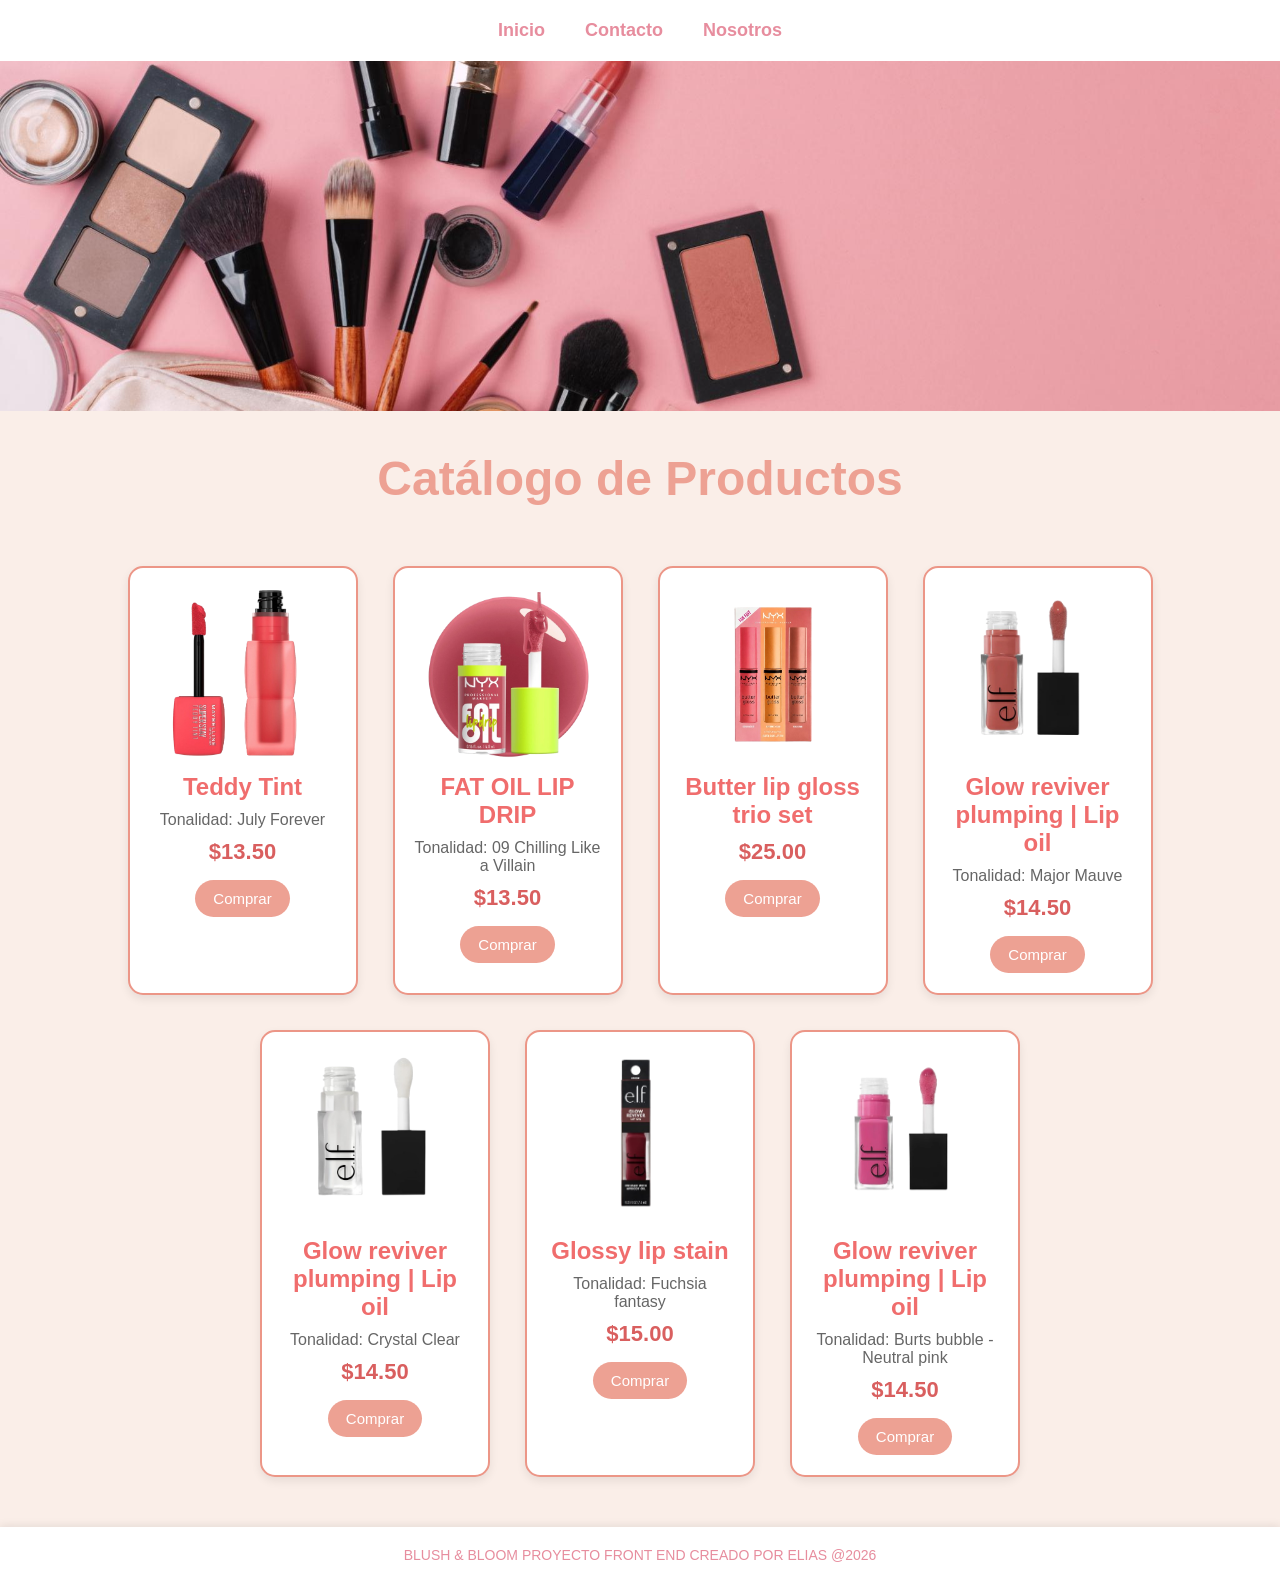
<file: Makeup_beauty/Productos/index.html>
<!DOCTYPE html>
<html lang="es">

<head>
    <meta charset="UTF-8">
    <meta name="viewport" content="width=device-width, initial-scale=1.0">
    <title>Productos</title>
    <link rel="stylesheet" href="../Productos/style.css">
</head>

<body>

    <nav>
        <a href="../Inicio.html">Inicio</a>
        <a href="../contacto.html">Contacto</a>
        <a href="../Nosotros/acerca de nosotros.html">Nosotros</a>
    </nav>

    <div class="banner" id="banner">
        <img src="../Imagenes/banner1.jpg" alt="Banner">
    </div>

    <h1>Catálogo de Productos</h1>

    <div class="contenedor-productos">

        <div class="producto">
            <img src="../Imagenes/imagen1.png" alt="Labial">
            <h3>Teddy Tint</h3>
            <p>Tonalidad: July Forever</p>
            <div class="precio">$13.50</div>
            <a href="Visibilidadproductos/porducto2.html">
            <button>Comprar</button>
            </a>
        </div>

        <div class="producto">
            <img src="../Imagenes/imagen2.png" alt="Labial">
            <h3>FAT OIL LIP DRIP</h3>
            <p>Tonalidad: 09 Chilling Like a Villain</p>
            <div class="precio">$13.50</div>
            <a href="Visibilidadproductos/producto3.html">
            <button>Comprar</button>
            </a>
        </div>

        <div class="producto">
            <img src="../Imagenes/imagen3.png" alt="Labial">
            <h3>Butter lip gloss trio set</h3>
            <p></p>
            <div class="precio">$25.00</div>
            <a href="Visibilidadproductos/producto4.html">
            <button>Comprar</button>
            </a>
        </div>

        <div class="producto">
            <img src="../Imagenes/imagen7.png" alt="Labial">
            <h3>Glow reviver plumping | Lip oil</h3>
            <p>Tonalidad: Major Mauve </p>
            <div class="precio">$14.50</div>
            <a href="Visibilidadproductos/producto5.html">
            <button>Comprar</button>
            </a>
        </div>

        <div class="producto">
            <img src="../Imagenes/imagen6.png" alt="Labial">
            <h3>Glow reviver plumping | Lip oil</h3>
            <p>Tonalidad: Crystal Clear</p>
            <div class="precio">$14.50</div>
            <a href="Visibilidadproductos/producto6.html">
            <button>Comprar</button>
            </a>
        </div>

        <!-- Segunda fila -->

        <div class="producto">
            <img src="../Imagenes/imagen5.png" alt="Labial">
            <h3>Glossy lip stain</h3>
            <p>Tonalidad: Fuchsia fantasy</p>
            <div class="precio">$15.00</div>
            <a href="Visibilidadproductos/producto7.html">
            <button>Comprar</button>
            </a>
        </div>

        <div class="producto">
            <img src="../Imagenes/imagen9.png" alt="Labial">
            <h3>Glow reviver plumping | Lip oil</h3>
            <p>Tonalidad: Burts bubble - Neutral pink</p>
            <div class="precio">$14.50</div>
            <a href="Visibilidadproductos/producto.html">
            <button>Comprar</button>
            </a>
        </div>

    </div>
    <script src="script.js"></script>
        <footer>BLUSH & BLOOM PROYECTO FRONT END CREADO POR ELIAS @2026 </footer>
</body>

</html>
</file>
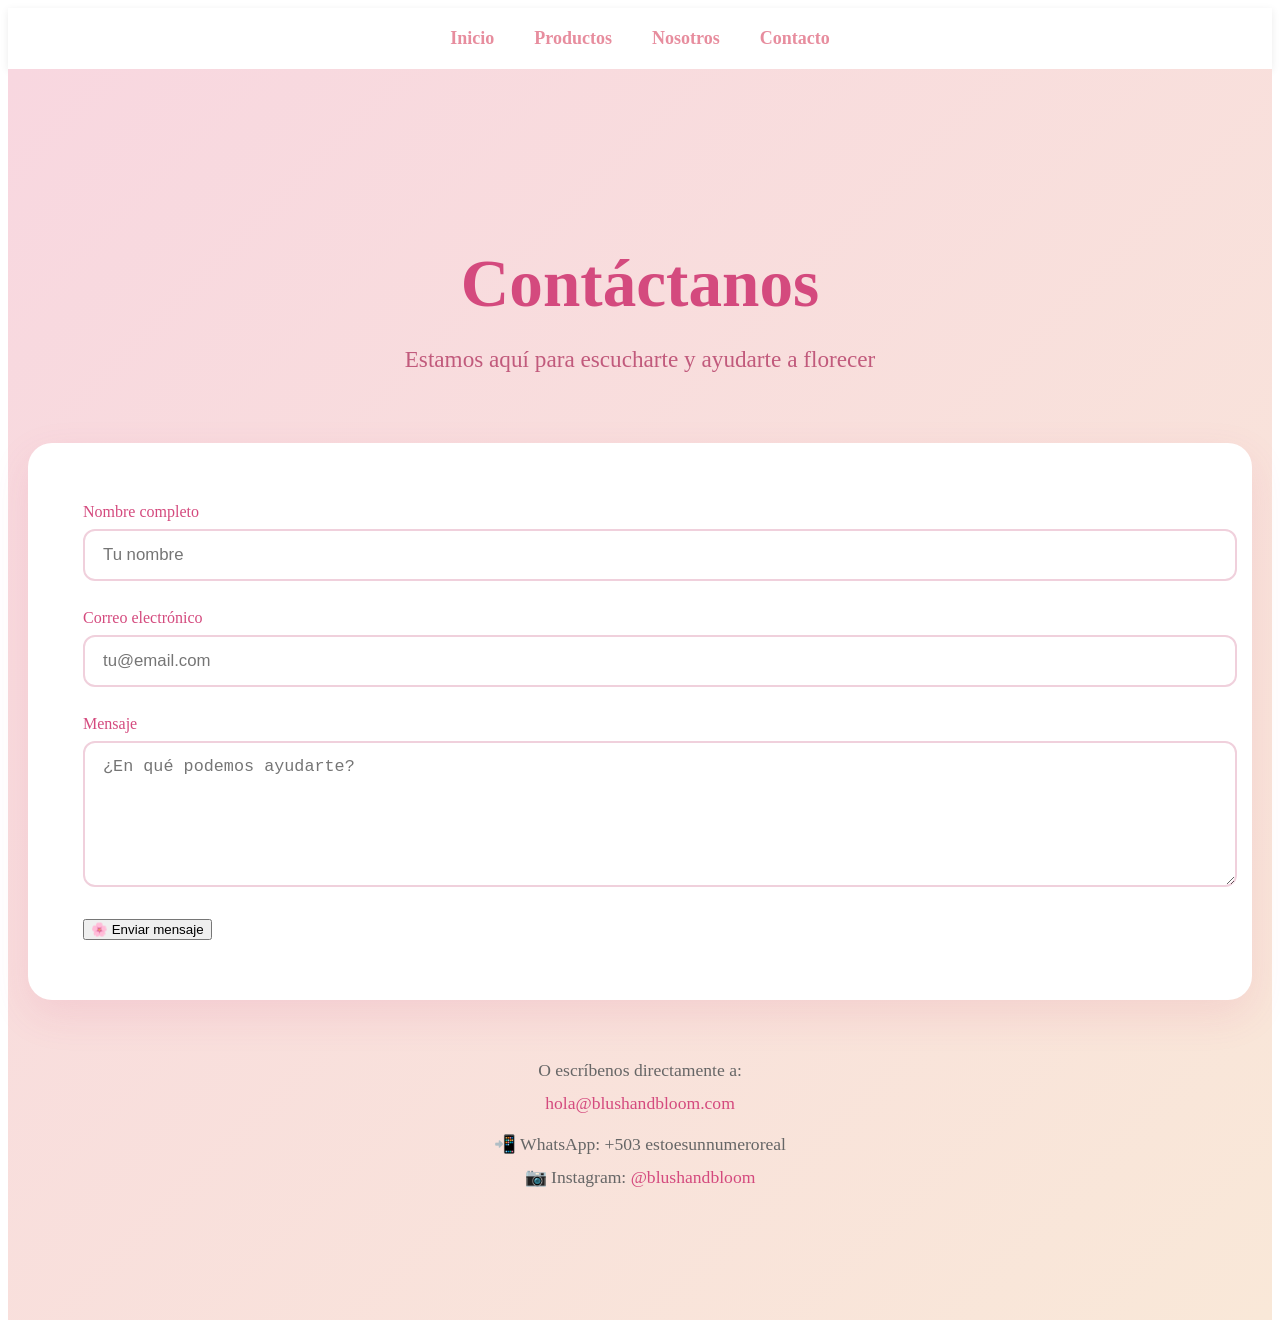
<file: Makeup_beauty/contacto.html>
<!DOCTYPE html>
<html lang="es">
<head>
    <meta charset="UTF-8">
    <meta name="viewport" content="width=device-width, initial-scale=1.0">
    <title>Contactanos</title>

    <style>
        .contact-section {
        background: linear-gradient(135deg, #f8d7e0 0%, #f9e8d8 100%);
        padding: 120px 20px;
        text-align: center;
}

.contact-section .title {
  font-family: 'Playfair Display', serif;
  font-size: 4.2rem;
  color: #d44a7e;
  margin-bottom: 12px;
}

.contact-section .subtitle {
  font-size: 1.45rem;
  color: #c15a7c;
  margin-bottom: 70px;
  font-weight: 300;
}

.contact-section .content-box {
  background: white;
  border-radius: 24px;
  padding: 60px 55px;
  box-shadow: 0 15px 40px rgba(212, 74, 126, 0.12);
  margin-bottom: 60px;
  text-align: left;
}

/* Form Styles */
.form-group {
  margin-bottom: 28px;
}

.form-group label {
  display: block;
  margin-bottom: 8px;
  color: #d44a7e;
  font-weight: 500;
}

.form-group input,
.form-group textarea {
  width: 100%;
  padding: 14px 18px;
  border: 2px solid #f0d0dc;
  border-radius: 12px;
  font-size: 1.05rem;
  transition: all 0.3s ease;
}

.form-group input:focus,
.form-group textarea:focus {
  outline: none;
  border-color: #d44a7e;
  box-shadow: 0 0 0 4px rgba(212, 74, 126, 0.1);
}

.contact-info {
  color: #666;
  font-size: 1.1rem;
}


nav {
    display: flex;
    justify-content: center;
    gap: 40px;
    padding: 20px;
    background-color: white;
    box-shadow: 0 2px 8px rgba(0, 0, 0, 0.08);
}

nav a {
    text-decoration: none;
    color: #e78d9e;
    font-size: 18px;
    font-weight: bold;
    transition: 0.3s;
}

nav a:hover {
    color: #c86b80;
}

.contact-info p {
  margin: 12px 0;
}

.contact-link {
  color: #d44a7e;
  text-decoration: none;
}

.contact-link:hover {
  text-decoration: underline;
}

/* Responsive para Contacto */
@media (max-width: 768px) {
  .contact-section .title {
    font-size: 3.2rem;
  }
  .contact-section .content-box {
    padding: 45px 30px;
  }
}

@media (max-width: 480px) {
  .contact-section .content-box {
    padding: 40px 25px;
  }
}
    </style>

</head>
<body>


        <nav class="navegacion">
                <a href="../Makeup_beauty/Inicio.html">Inicio</a>
                <a href="Productos/index.html">Productos</a>
                <a href="../Makeup_beauty/Nosotros/acerca de nosotros.html">Nosotros</a>
                <a href="../Makeup_beauty/contacto.html">Contacto</a>
        </nav>
    
    <section class="contact-section">
  <div class="container">
    
    <h1 class="title">Contáctanos</h1>
    <p class="subtitle">Estamos aquí para escucharte y ayudarte a florecer</p>

    <div class="content-box">
      <form id="contact-form">
        
        <div class="form-group">
          <label>Nombre completo</label>
          <input type="text" placeholder="Tu nombre" required>
        </div>

        <div class="form-group">
          <label>Correo electrónico</label>
          <input type="email" placeholder="tu@email.com" required>
        </div>

        <div class="form-group">
          <label>Mensaje</label>
          <textarea placeholder="¿En qué podemos ayudarte?" rows="6" required></textarea>
        </div>

        <button type="submit" class="cta-button">
          🌸 Enviar mensaje
        </button>
      </form>
    </div>

    <div class="contact-info">
      <p>O escríbenos directamente a:</p>
      <a href="mailto:hola@blushandbloom.com" class="contact-link">hola@blushandbloom.com</a>
      <p style="margin-top: 20px;">📲 WhatsApp: +503 estoesunnumeroreal</p>
      <p>📷 Instagram: <a href="#" class="contact-link">@blushandbloom</a></p>
    </div>

  </div>
</section>
</body>
</html>
</file>
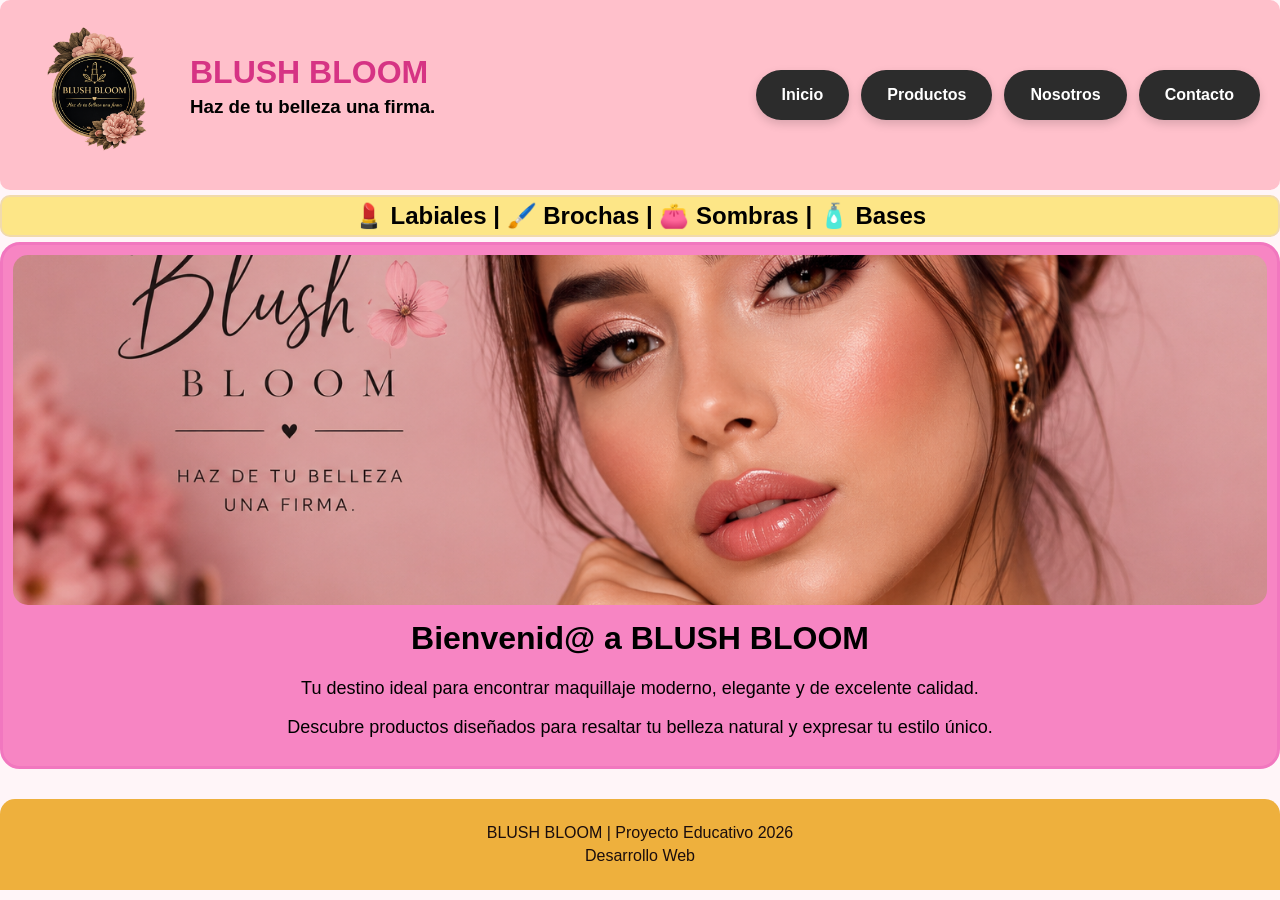
<file: Makeup_beauty/Inicio.html>
<!DOCTYPE html>
<html lang="es">
<head>
    <meta charset="UTF-8">
    <meta name="viewport" content="width=device-width, initial-scale=1.0">
    <title>Blush Bloom</title>
    <link rel="stylesheet" href="estilos.css">
</head>

<body>

    <div class="cajapadre">

        <img src="Logo1.jpg" alt="Logo Blush Bloom" class="logo">

        <div class="texto">
            <h1>BLUSH BLOOM</h1>
            <h3>Haz de tu belleza una firma.</h3>
        </div>

        <nav class="navegacion">
             <ul class="menu">
                <li><a href="/Inicio.html">Inicio</a></li>
                <li><a href="/Productos/index.html">Productos</a></li>
                <li><a href="/Nosotros/acerca de nosotros.html">Nosotros</a></li>
                <li><a href="/contacto.html">Contacto</a></li>
             </ul>
        </nav>

    </div>

    <div class="categorias">
        <h2>💄 Labiales | 🖌️ Brochas | 👛 Sombras | 🧴 Bases</h2>
    </div>

    <div class="cajahijo">

        <img src="Maquillaje.jpg" alt="Maquillaje">

        <h1>Bienvenid@ a  BLUSH BLOOM</h1>

        <p>
            Tu destino ideal para encontrar maquillaje moderno,
            elegante y de excelente calidad.
        </p>

        <p>
            Descubre productos diseñados para resaltar tu belleza natural
            y expresar tu estilo único.
        </p>

    </div>

    <footer>
    <p>BLUSH BLOOM | Proyecto Educativo 2026</p>
    <p>Desarrollo Web</p>
</footer>

</body>
</html>
</file>
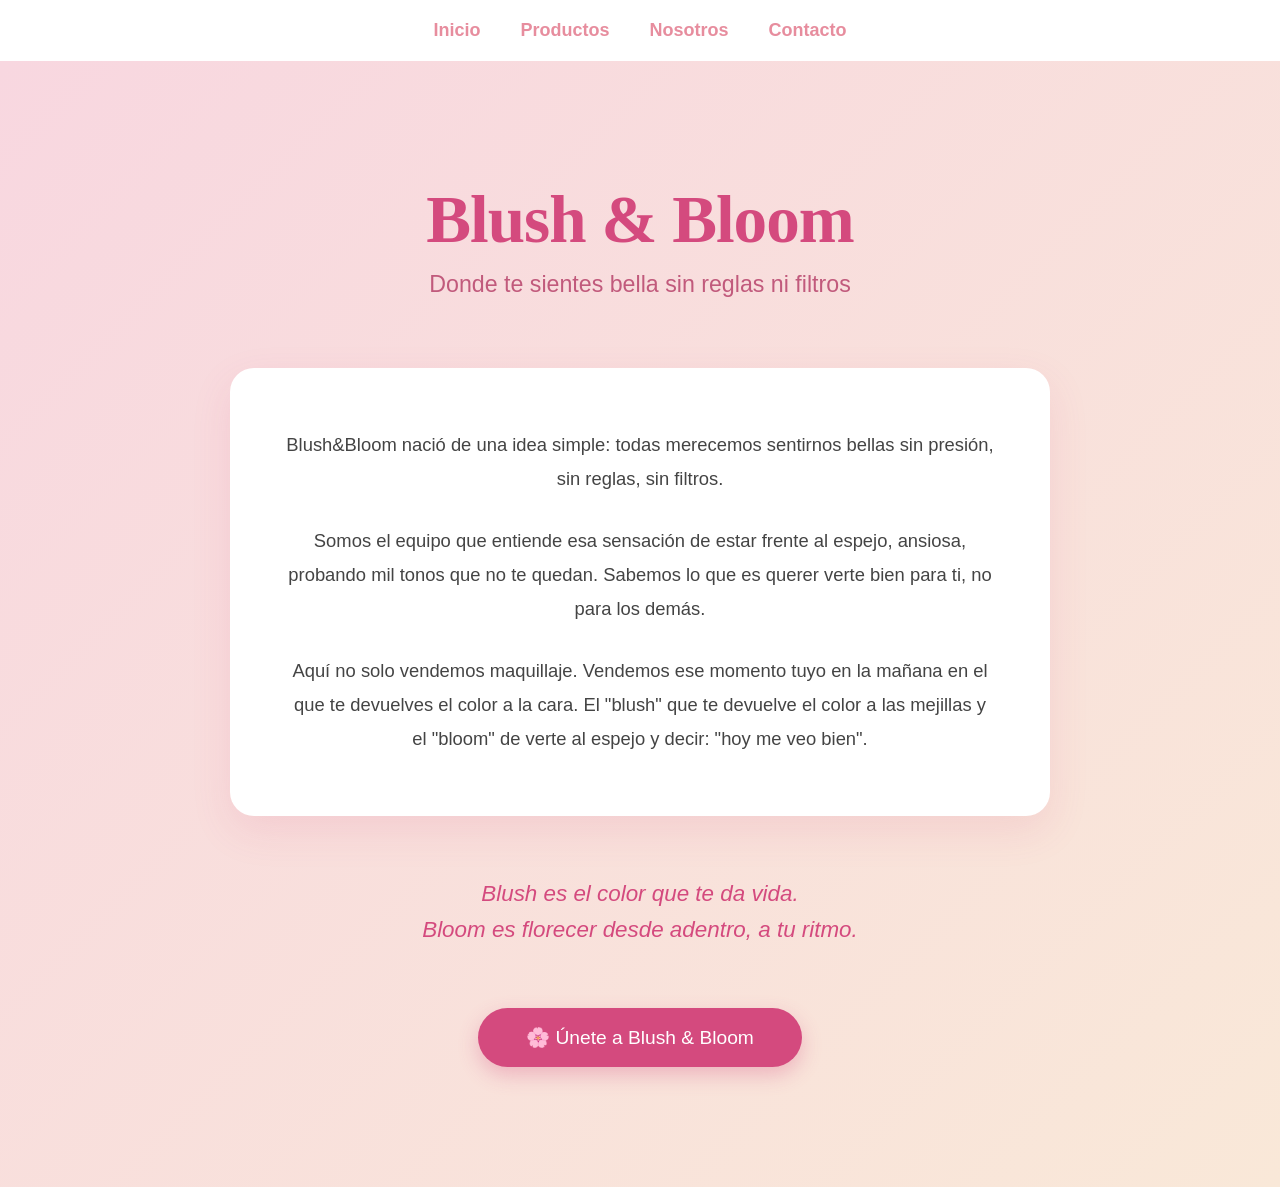
<file: Makeup_beauty/Nosotros/acerca de nosotros.html>
<!DOCTYPE html>
<html lang="es">
<head>
  <meta charset="UTF-8">
  <meta name="viewport" content="width=device-width, initial-scale=1.0">
  <title>Nosotros</title>

  <style>

    * {
  margin: 0;
  padding: 0;
  box-sizing: border-box;
}

body {
  font-family: 'Poppins', sans-serif;
}

.about-section {
  background: linear-gradient(135deg, #f8d7e0 0%, #f9e8d8 100%);
  padding: 120px 20px;
  text-align: center;
  min-height: 100vh;
  display: flex;
  align-items: center;
}

.container {
  max-width: 820px;
  margin: 0 auto;
}

nav {
    display: flex;
    justify-content: center;
    gap: 40px;
    padding: 20px;
    background-color: white;
    box-shadow: 0 2px 8px rgba(0, 0, 0, 0.08);
}

nav a {
    text-decoration: none;
    color: #e78d9e;
    font-size: 18px;
    font-weight: bold;
    transition: 0.3s;
}

nav a:hover {
    color: #c86b80;
}

.title {
  font-family: 'Playfair Display', serif;
  font-size: 4.2rem;
  color: #d44a7e;
  margin-bottom: 12px;
  letter-spacing: -1px;
}

.subtitle {
  font-size: 1.45rem;
  color: #c15a7c;
  margin-bottom: 70px;
  font-weight: 300;
}

.content-box {
  background: white;
  border-radius: 24px;
  padding: 60px 55px;
  box-shadow: 0 15px 40px rgba(212, 74, 126, 0.12);
  margin-bottom: 60px;
}

.content-box p {
  font-size: 1.15rem;
  line-height: 1.85;
  color: #444;
  margin-bottom: 28px;
}

.content-box p:last-child {
  margin-bottom: 0;
}

.philosophy {
  margin-bottom: 60px;
}

.highlight {
  font-size: 1.4rem;
  color: #d44a7e;
  font-style: italic;
  line-height: 1.6;
}

.cta-button {
  background: #d44a7e;
  color: white;
  border: none;
  padding: 18px 48px;
  border-radius: 50px;
  font-size: 1.2rem;
  font-weight: 500;
  cursor: pointer;
  transition: all 0.3s ease;
  box-shadow: 0 8px 20px rgba(212, 74, 126, 0.3);
}

.cta-button:hover {
  background: #b93d6a;
  transform: translateY(-3px);
  box-shadow: 0 12px 25px rgba(212, 74, 126, 0.35);
}

@media (max-width: 768px) {
  .title {
    font-size: 3.2rem;
  }
  .content-box {
    padding: 45px 30px;
  }
}

  </style>

</head>
<body>

            <nav class="navegacion">
                <a href="../Inicio.html">Inicio</a>
                <a href="../Productos/index.html">Productos</a>
                <a href="../Nosotros/acerca de nosotros.html">Nosotros</a>
                <a href="../contacto.html">Contacto</a>
        </nav>

<section class="about-section">
    <div class="container">
      
      <h1 class="title">Blush & Bloom</h1>
      <p class="subtitle">Donde te sientes bella sin reglas ni filtros</p>

      <div class="content-box">
        <p>
          Blush&Bloom nació de una idea simple: todas merecemos sentirnos bellas sin presión, sin reglas, sin filtros.
        </p>
        
        <p>
          Somos el equipo que entiende esa sensación de estar frente al espejo, ansiosa, probando mil tonos que no te quedan. 
          Sabemos lo que es querer verte bien para ti, no para los demás.
        </p>
        
        <p>
          Aquí no solo vendemos maquillaje. Vendemos ese momento tuyo en la mañana en el que te devuelves el color a la cara. 
          El "blush" que te devuelve el color a las mejillas y el "bloom" de verte al espejo y decir: "hoy me veo bien".
        </p>
      </div>

      <div class="philosophy">
        <p class="highlight">
          Blush es el color que te da vida.<br>
          Bloom es florecer desde adentro, a tu ritmo.
        </p>
      </div>

      <button class="cta-button">
        🌸 Únete a Blush & Bloom
      </button>

    </div>
  </section>

</body>
</html>
</file>
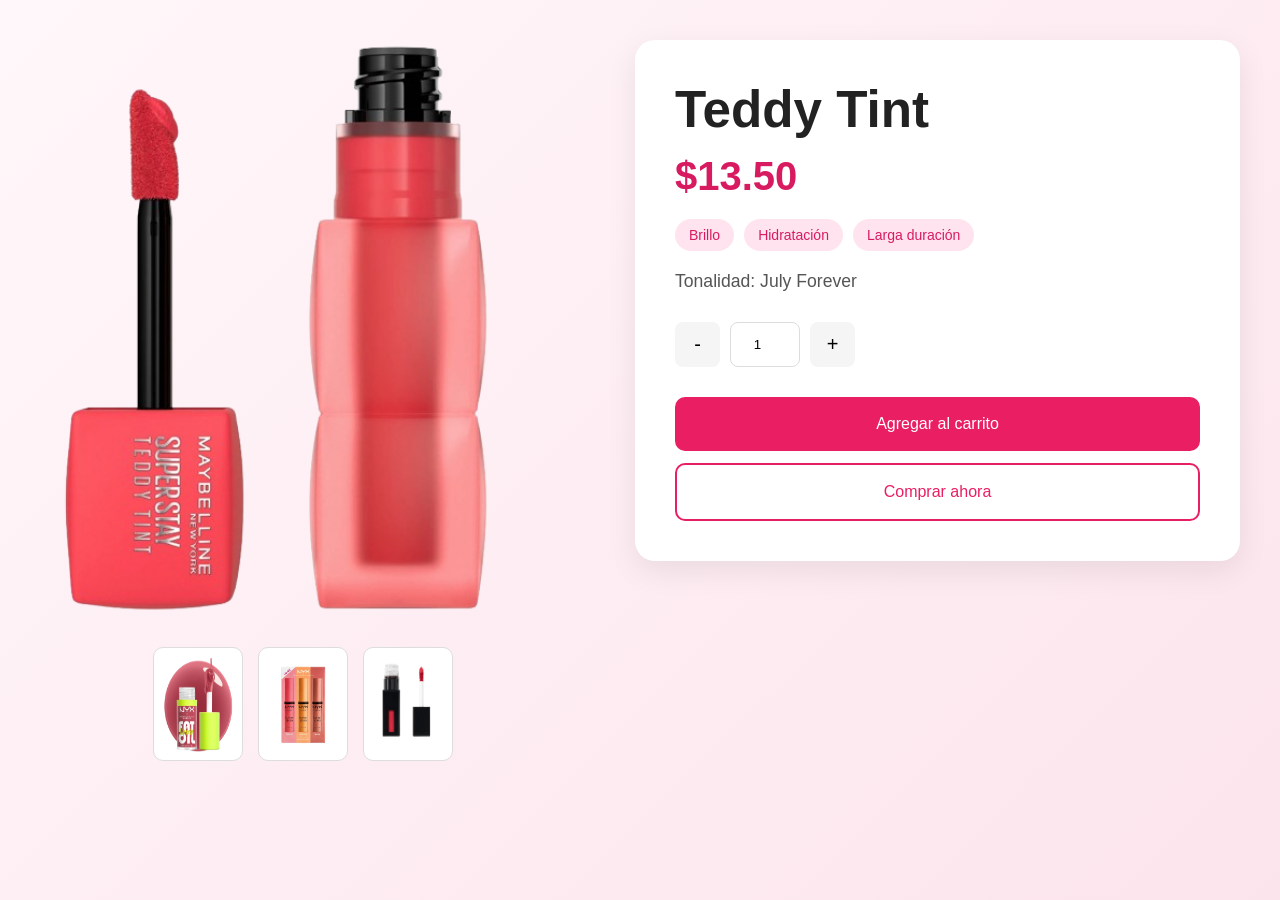
<file: Makeup_beauty/Productos/Visibilidadproductos/porducto2.html>
<!DOCTYPE html>
<html lang="es">
<head>
    <meta charset="UTF-8">
    <meta name="viewport" content="width=device-width, initial-scale=1.0">
    <title>Venta de profucto</title>
    <link rel="stylesheet" href="hola.css">
</head>
<body>

    <main class="producto">
        <section class="galeria">

            <img src="imagen1.png" alt="Producto" class="img-principal">

            <div class="miniaturas">

                <img src="imagen2.png" alt="">
                <img src="imagen3.png" alt="">
                <img src="imagen4.png" alt="">

            </div>

        </section>

        <!-- Información -->
        <section class="info">

            <h1>Teddy Tint</h1>

            <p class="precio">$13.50</p>
             <div class="etiquetas">
                <span>Brillo</span>
                <span>Hidratación</span>
                <span>Larga duración</span>
            </div>

            <p class="descripcion">
                Tonalidad: July Forever
            </p>

            <div class="cantidad">

                <button>-</button>

                <input type="number" value="1">

                <button>+</button>

            </div>

            <button class="btn-carrito">
                Agregar al carrito
            </button>

            <button class="btn-comprar">
                Comprar ahora
            </button>

        </section>

    </main>

</body>
</html>
    
</body>
</html>
</file>
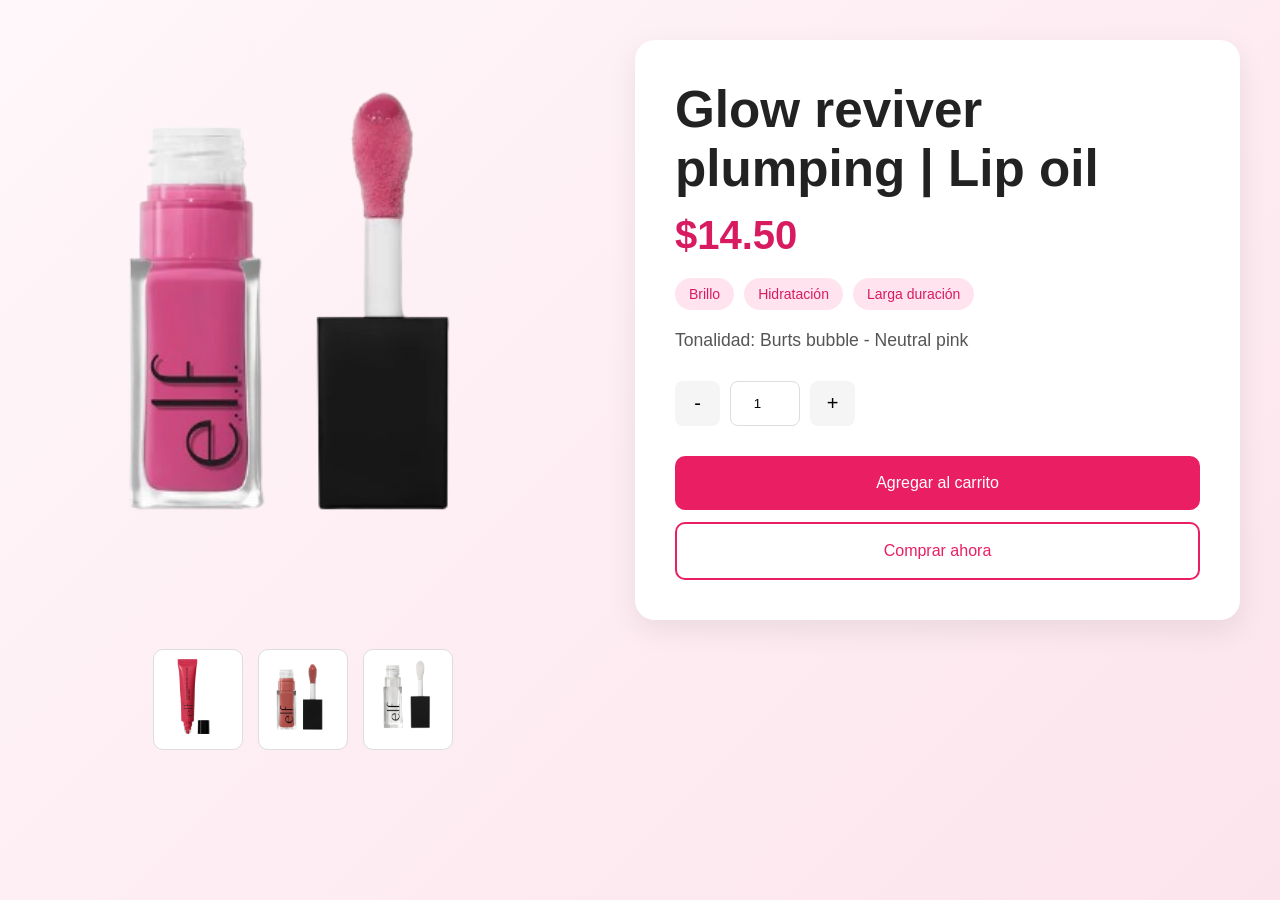
<file: Makeup_beauty/Productos/Visibilidadproductos/producto.html>
<!DOCTYPE html>
<html lang="es">
<head>
    <meta charset="UTF-8">
    <meta name="viewport" content="width=device-width, initial-scale=1.0">
    <title>Venta de producto</title>
    <link rel="stylesheet" href="hola.css">
</head>
<body>

    <main class="producto">
        <section class="galeria">

            <img src="imagen9.png" alt="Producto" class="img-principal">

            <div class="miniaturas">

                <img src="imagen8.png" alt="">
                <img src="imagen7.png" alt="">
                <img src="imagen6.png" alt="">

            </div>

        </section>

        <!-- Información -->
        <section class="info">

            <h1>Glow reviver plumping | Lip oil</h1>

            <p class="precio">$14.50</p>
             <div class="etiquetas">
                <span>Brillo</span>
                <span>Hidratación</span>
                <span>Larga duración</span>
            </div>

            <p class="descripcion">
                Tonalidad: Burts bubble - Neutral pink
            </p>

            <div class="cantidad">

                <button>-</button>

                <input type="number" value="1">

                <button>+</button>

            </div>

            <button class="btn-carrito">
                Agregar al carrito
            </button>

            <button class="btn-comprar">
                Comprar ahora
            </button>

        </section>

    </main>

</body>
</html>
    
</body>
</html>
</file>
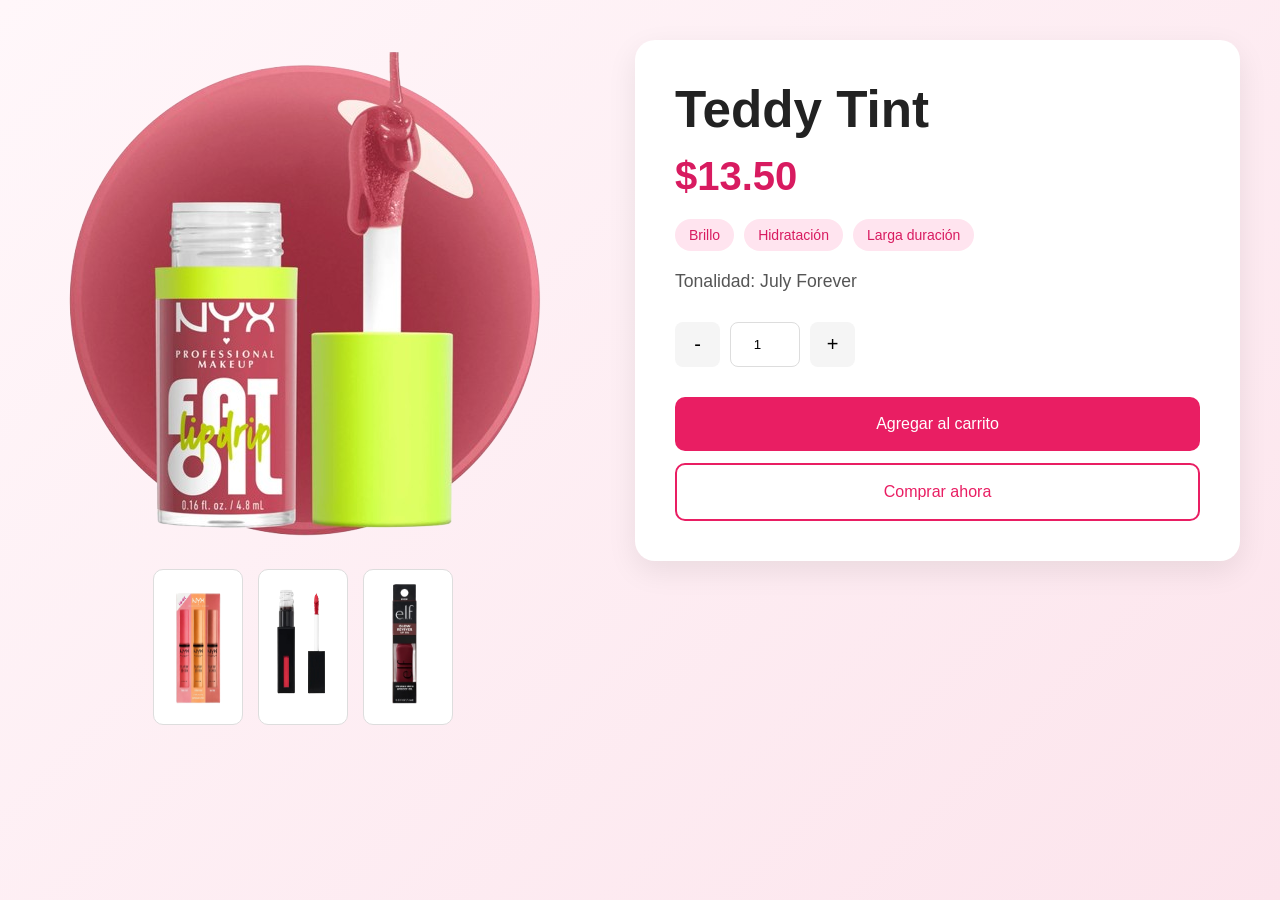
<file: Makeup_beauty/Productos/Visibilidadproductos/producto3.html>
<!DOCTYPE html>
<html lang="es">
<head>
    <meta charset="UTF-8">
    <meta name="viewport" content="width=device-width, initial-scale=1.0">
    <title>Venta de profucto</title>
    <link rel="stylesheet" href="hola.css">
</head>
<body>

    <main class="producto">
        <section class="galeria">

            <img src="imagen2.png" alt="Producto" class="img-principal">

            <div class="miniaturas">

                <img src="imagen3.png" alt="">
                <img src="imagen4.png" alt="">
                <img src="imagen5.png" alt="">

            </div>

        </section>

        <!-- Información -->
        <section class="info">

            <h1>Teddy Tint</h1>

            <p class="precio">$13.50</p>
             <div class="etiquetas">
                <span>Brillo</span>
                <span>Hidratación</span>
                <span>Larga duración</span>
            </div>

            <p class="descripcion">
                Tonalidad: July Forever
            </p>

            <div class="cantidad">

                <button>-</button>

                <input type="number" value="1">

                <button>+</button>

            </div>

            <button class="btn-carrito">
                Agregar al carrito
            </button>

            <button class="btn-comprar">
                Comprar ahora
            </button>

        </section>

    </main>

</body>
</html>
    
</body>
</html>
</file>
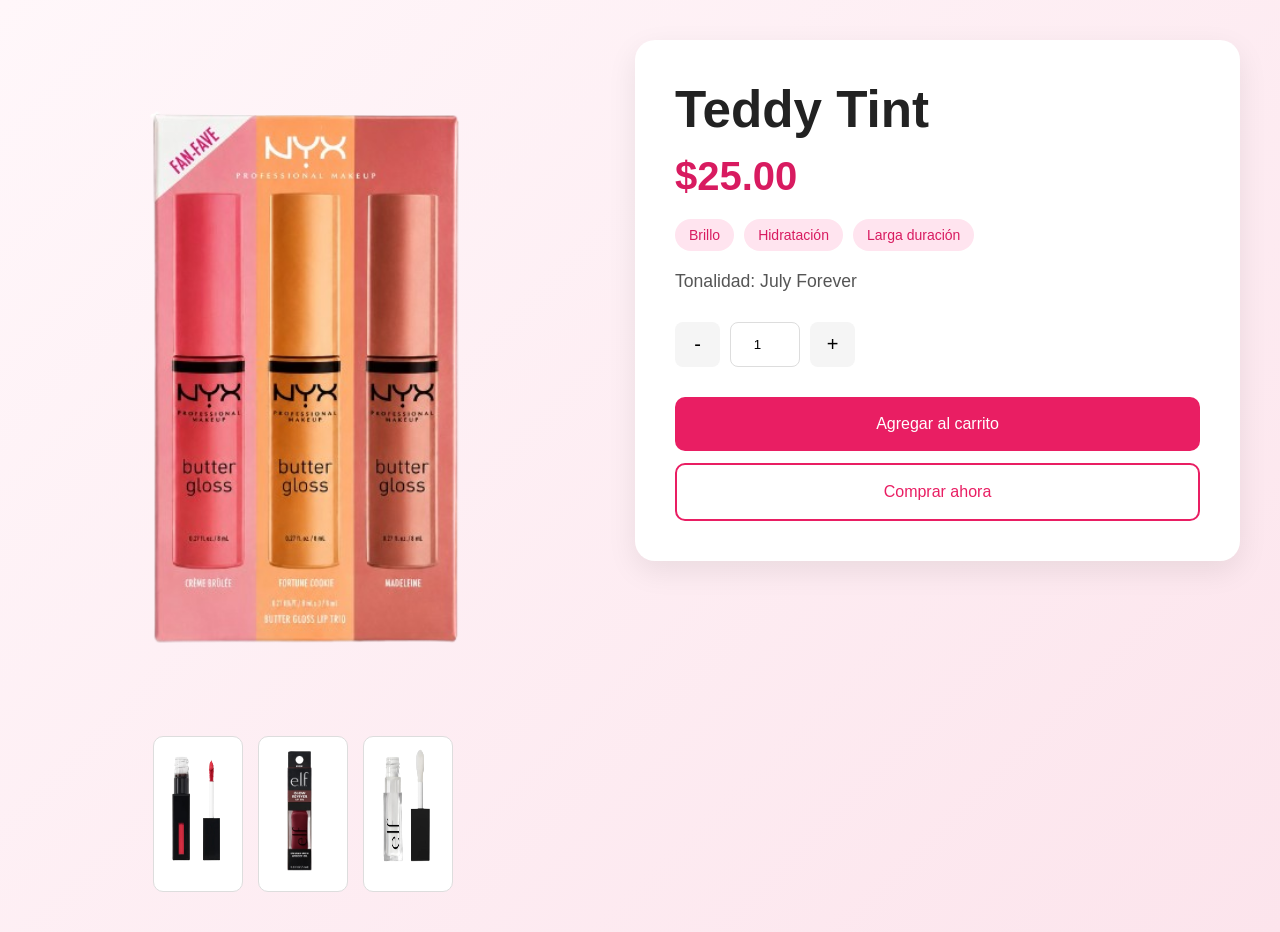
<file: Makeup_beauty/Productos/Visibilidadproductos/producto4.html>
<!DOCTYPE html>
<html lang="es">
<head>
    <meta charset="UTF-8">
    <meta name="viewport" content="width=device-width, initial-scale=1.0">
    <title>Venta de profucto</title>
    <link rel="stylesheet" href="hola.css">
</head>
<body>

    <main class="producto">
        <section class="galeria">

            <img src="imagen3.png" alt="Producto" class="img-principal">

            <div class="miniaturas">

                <img src="imagen4.png" alt="">
                <img src="imagen5.png" alt="">
                <img src="imagen6.png" alt="">

            </div>

        </section>

        <!-- Información -->
        <section class="info">

            <h1>Teddy Tint</h1>

            <p class="precio">$25.00</p>
             <div class="etiquetas">
                <span>Brillo</span>
                <span>Hidratación</span>
                <span>Larga duración</span>
            </div>

            <p class="descripcion">
                Tonalidad: July Forever
            </p>

            <div class="cantidad">

                <button>-</button>

                <input type="number" value="1">

                <button>+</button>

            </div>

            <button class="btn-carrito">
                Agregar al carrito
            </button>

            <button class="btn-comprar">
                Comprar ahora
            </button>

        </section>

    </main>

</body>
</html>
    
</body>
</html>
</file>
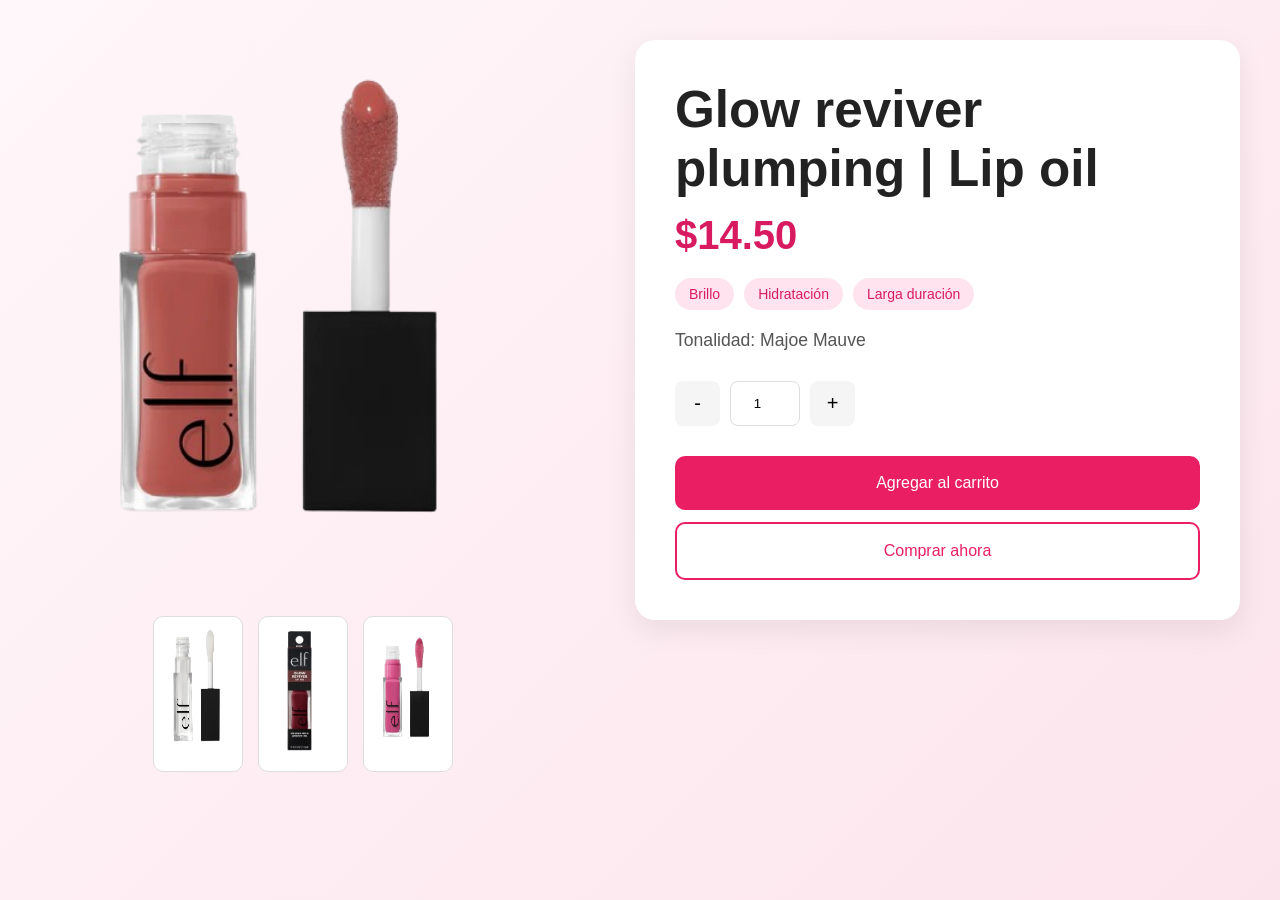
<file: Makeup_beauty/Productos/Visibilidadproductos/producto5.html>
<!DOCTYPE html>
<html lang="es">
<head>
    <meta charset="UTF-8">
    <meta name="viewport" content="width=device-width, initial-scale=1.0">
    <title>Venta de profucto</title>
    <link rel="stylesheet" href="hola.css">
</head>
<body>

    <main class="producto">
        <section class="galeria">

            <img src="imagen7.png" alt="Producto" class="img-principal">

            <div class="miniaturas">

                <img src="imagen6.png" alt="">
                <img src="imagen5.png" alt="">
                <img src="imagen9.png" alt="">

            </div>

        </section>

        <!-- Información -->
        <section class="info">

            <h1>Glow reviver plumping | Lip oil</h1>

            <p class="precio">$14.50</p>
             <div class="etiquetas">
                <span>Brillo</span>
                <span>Hidratación</span>
                <span>Larga duración</span>
            </div>

            <p class="descripcion">
                Tonalidad: Majoe Mauve 
            </p>

            <div class="cantidad">

                <button>-</button>

                <input type="number" value="1">

                <button>+</button>

            </div>

            <button class="btn-carrito">
                Agregar al carrito
            </button>

            <button class="btn-comprar">
                Comprar ahora
            </button>

        </section>

    </main>

</body>
</html>
    
</body>
</html>
</file>
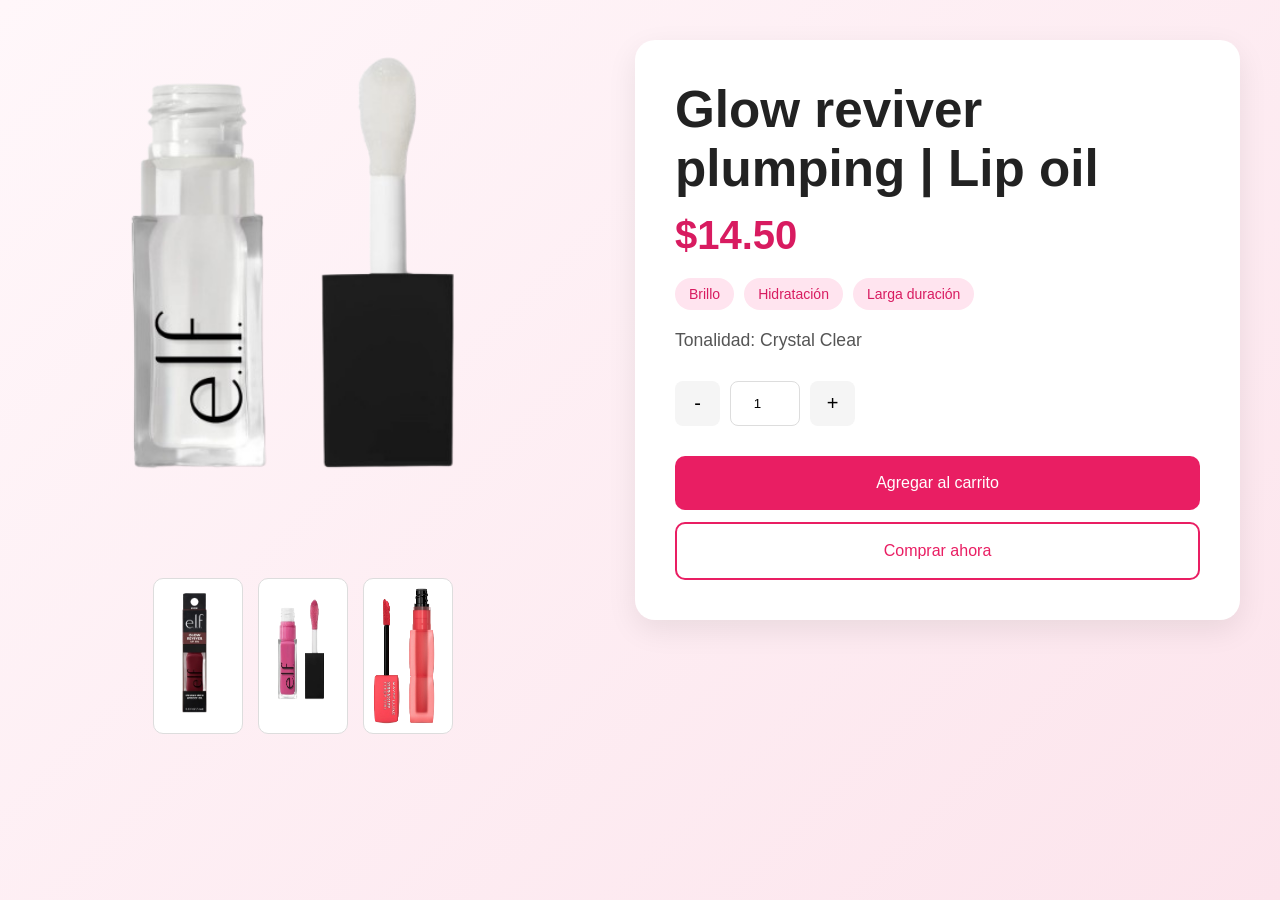
<file: Makeup_beauty/Productos/Visibilidadproductos/producto6.html>
<!DOCTYPE html>
<html lang="es">
<head>
    <meta charset="UTF-8">
    <meta name="viewport" content="width=device-width, initial-scale=1.0">
    <title>Venta de profucto</title>
    <link rel="stylesheet" href="hola.css">
</head>
<body>

    <main class="producto">
        <section class="galeria">

            <img src="imagen6.png" alt="Producto" class="img-principal">

            <div class="miniaturas">

                <img src="imagen5.png" alt="">
                <img src="imagen9.png" alt="">
                <img src="imagen1.png" alt="">

            </div>

        </section>

        <!-- Información -->
        <section class="info">

            <h1>Glow reviver plumping | Lip oil</h1>

            <p class="precio">$14.50</p>
             <div class="etiquetas">
                <span>Brillo</span>
                <span>Hidratación</span>
                <span>Larga duración</span>
            </div>

            <p class="descripcion">
                Tonalidad: Crystal Clear
            </p>

            <div class="cantidad">

                <button>-</button>

                <input type="number" value="1">

                <button>+</button>

            </div>

            <button class="btn-carrito">
                Agregar al carrito
            </button>

            <button class="btn-comprar">
                Comprar ahora
            </button>

        </section>

    </main>

</body>
</html>
    
</body>
</html>
</file>
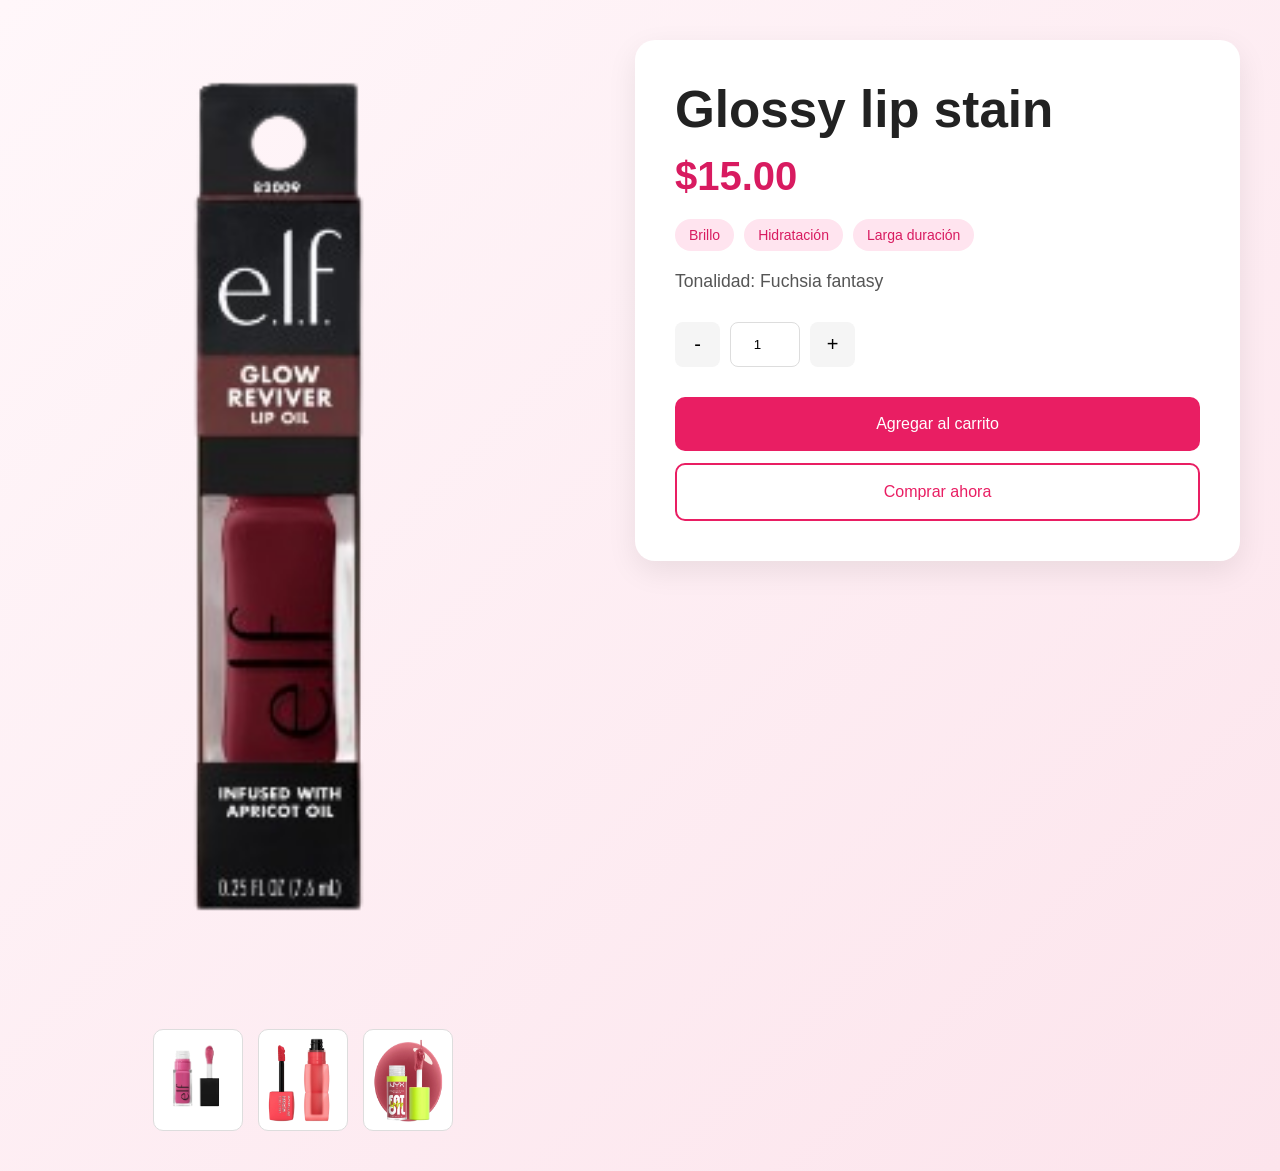
<file: Makeup_beauty/Productos/Visibilidadproductos/producto7.html>
<!DOCTYPE html>
<html lang="es">
<head>
    <meta charset="UTF-8">
    <meta name="viewport" content="width=device-width, initial-scale=1.0">
    <title>Venta de profucto</title>
    <link rel="stylesheet" href="hola.css">
</head>
<body>

    <main class="producto">
        <section class="galeria">

            <img src="imagen5.png" alt="Producto" class="img-principal">

            <div class="miniaturas">

                <img src="imagen9.png" alt="">
                <img src="imagen1.png" alt="">
                <img src="imagen2.png" alt="">

            </div>

        </section>

        <!-- Información -->
        <section class="info">

            <h1>Glossy lip stain</h1>

            <p class="precio">$15.00</p>
             <div class="etiquetas">
                <span>Brillo</span>
                <span>Hidratación</span>
                <span>Larga duración</span>
            </div>

            <p class="descripcion">
                Tonalidad: Fuchsia fantasy
            </p>

            <div class="cantidad">

                <button>-</button>

                <input type="number" value="1">

                <button>+</button>

            </div>

            <button class="btn-carrito">
                Agregar al carrito
            </button>

            <button class="btn-comprar">
                Comprar ahora
            </button>

        </section>

    </main>

</body>
</html>
    
</body>
</html>
</file>
<file: Makeup_beauty/Productos/style.css>
/* Estilos generales */

* {
    margin: 0;
    padding: 0;
    box-sizing: border-box;
}

body {
    background-color: #FAEEE8;
    font-family: Arial, Helvetica, sans-serif;
}


nav {
    display: flex;
    justify-content: center;
    gap: 40px;
    padding: 20px;
    background-color: white;
    box-shadow: 0 2px 8px rgba(0, 0, 0, 0.08);
}

nav a {
    text-decoration: none;
    color: #e78d9e;
    font-size: 18px;
    font-weight: bold;
    transition: 0.3s;
}

nav a:hover {
    color: #c86b80;
}

/* Banner */

.banner {
    width: 100%;
    height: 280px;
    overflow: hidden;
}

.banner img {
    width: 100%;
    height: 100%;
    object-fit: cover;
}
.banner {
    width: 100%;
    height: 350px;
    overflow: hidden;
    transition: height 0.4s ease;
}

.banner.pequeno {
    height: 150px;
}

.banner img {
    width: 100%;
    height: 100%;
    object-fit: cover;
}

h1 {
    text-align: center;
    color: #EDA193;
    font-size: 48px;
    margin: 40px 0;
}

footer {
    text-align: center;
    padding: 20px;
    background-color: white;
    color: #e78d9e;
    font-size: 14px;
    box-shadow: 0 -2px 8px rgba(0, 0, 0, 0.08);
}

/* Productos */

.contenedor-productos {
    display: flex;
    flex-wrap: wrap;
    justify-content: center;
    gap: 35px;
    padding: 20px 40px 50px;
}

.producto {
    width: 230px;
    background-color: white;
    border-radius: 15px;
    padding: 20px;
    text-align: center;
    border: 2px solid #ec9687;
    box-shadow: 0 4px 10px rgba(0, 0, 0, 0.08);
    transition: 0.3s;
}

.producto:hover {
    transform: translateY(-6px);
}

.producto img {
    width: 170px;
    height: 170px;
    object-fit: contain;
    display: block;
    margin: 0 auto 15px;
}

.producto h3 {
    color: #f06d6d;
    font-size: 24px;
    margin-bottom: 10px;
}

.producto p {
    color: #666;
    font-size: 16px;
    margin-bottom: 10px;
}

.precio {
    font-size: 22px;
    color: #d95f5f;
    font-weight: bold;
    margin-bottom: 15px;
}

.producto button {
    background-color: #EDA193;
    color: white;
    border: none;
    padding: 10px 18px;
    border-radius: 20px;
    cursor: pointer;
    font-size: 15px;
    transition: 0.3s;
}

.producto button:hover {
    background-color: #d97f70;
}
</file>
<file: Makeup_beauty/estilos.css>
body{
    margin:0;
    background:#fff5f8;
    font-family:Arial, sans-serif;
}

.cajapadre{
    width:100%;
    display:flex;
    align-items:center;
    justify-content:space-between;
    background:pink;
    padding:20px;
    border-radius:10px;
    box-sizing:border-box;
}

.logo{
    width:150px;
    border-radius:50%;
}

.texto{
    flex:1;
    margin-left:20px;
}

.texto h1{
    margin:0;
    color:#d63384;
}

.texto h3{
    margin-top:5px;
}

.menu {
    list-style: none;
    margin: 0;
    padding: 0;
    display: flex;
    gap: 12px;
}

.menu li a {
    display: block;
    padding: 14px 24px;
    background: #2c2c2c;
    color: white;
    text-decoration: none;
    border-radius: 50px;
    font-weight: 600;
    transition: all 0.3s ease;
    box-shadow: 0 4px 10px rgba(0, 0, 0, 0.15);
    border: 2px solid transparent;
}

.menu li a:hover {
    background: #d63384;
    transform: translateY(-3px);
    box-shadow: 0 8px 15px rgba(214, 51, 132, 0.3);
    border-color: #fff;
}

.menu li a:active {
    transform: translateY(1px);
}

.categorias{
    background:#fde687;
    border:2px solid #f1daad;
    border-radius:10px;
    text-align:center;
    margin-top:5px;
    padding:5px;
}

.categorias h2{
    margin:0;
}


.cajahijo{
    width:100%;
    margin-top:5px;
    padding:10px;
    background:#f785c3;
    border:3px solid #f177bf;
    border-radius:20px;
    box-sizing:border-box;
    text-align:center;
}

.cajahijo img{
    width:100%;
    height:350px;
    object-fit:cover;
    display:block;
    border-radius:15px;
}

.cajahijo h1{
    margin-top:15px;
}

.cajahijo p{
    font-size:18px;
}

footer{
    background-color: #eeb03d;
    color: rgb(26, 13, 13);
    text-align: center;
    padding: 20px;
    margin-top: 30px;
    border-radius: 15px 15px 0 0;
}

footer p{
    margin: 5px;
}
</file>
<file: Makeup_beauty/Productos/Visibilidadproductos/hola.css>
*{
    margin:0;
    padding:0;
    box-sizing:border-box;
}

body{
    font-family:'Segoe UI', sans-serif;
    background:linear-gradient(135deg,#fff7fa,#fce4ec);
    min-height:100vh;
    padding:40px;
}

.producto{
    max-width:1300px;
    margin:auto;
    display:flex;
    gap:70px;
    align-items:flex-start;
}


.galeria{
    flex:1;
}

.img-principal{
    width:100%;
    max-width:500px;
    display:block;
    margin:auto;
    transition:0.3s;
}

.img-principal:hover{
    transform:scale(1.03);
}

.miniaturas{
    display:flex;
    justify-content:center;
    gap:15px;
    margin-top:30px;
}

.miniaturas img{
    width:90px;
    padding:8px;
    background:white;
    border-radius:10px;
    border:1px solid #ddd;
    cursor:pointer;
    transition:0.3s;
}

.miniaturas img:hover{
    transform:translateY(-5px);
    box-shadow:0 5px 15px rgba(0,0,0,0.15);
}

.info{
    flex:1;
    background:white;
    padding:40px;
    border-radius:20px;
    box-shadow:0 10px 30px rgba(0,0,0,0.08);
}

.info h1{
    font-size:3.2rem;
    margin-bottom:15px;
    color:#222;
}

.precio{
    font-size:2.5rem;
    font-weight:bold;
    color:#d81b60;
    margin-bottom:20px;
}

.descripcion{
    font-size:1.1rem;
    color:#555;
    margin-bottom:30px;
}

.cantidad{
    display:flex;
    gap:10px;
    margin-bottom:30px;
}

.cantidad button{
    width:45px;
    height:45px;
    border:none;
    border-radius:8px;
    background:#f5f5f5;
    font-size:20px;
    cursor:pointer;
}

.cantidad input{
    width:70px;
    text-align:center;
    border:1px solid #ddd;
    border-radius:8px;
}

.btn-carrito,
.btn-comprar{
    width:100%;
    padding:18px;
    font-size:1rem;
    border-radius:10px;
    cursor:pointer;
    transition:0.3s;
}

.btn-carrito{
    background:#e91e63;
    color:white;
    border:none;
}

.btn-carrito:hover{
    background:#c2185b;
}

.btn-comprar{
    margin-top:12px;
    background:white;
    border:2px solid #e91e63;
    color:#e91e63;
}

.btn-comprar:hover{
    background:#e91e63;
    color:white;
}

.etiquetas{
    display:flex;
    gap:10px;
    margin-bottom:20px;
    flex-wrap:wrap;
}

.etiquetas span{
    background:#ffe4ef;
    color:#d81b60;
    padding:8px 14px;
    border-radius:20px;
    font-size:14px;
}
</file>
